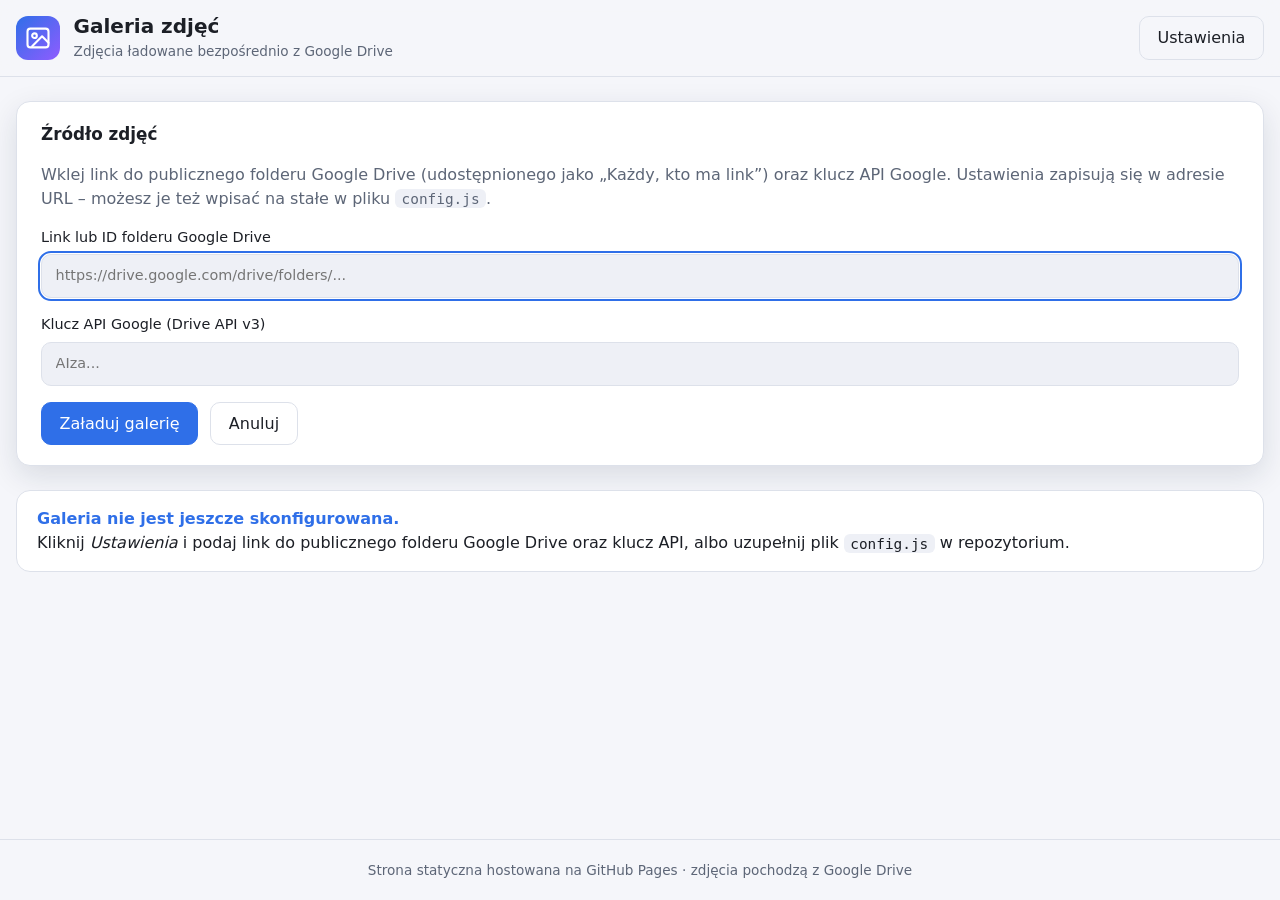
<file: index.html>
<!DOCTYPE html>
<html lang="pl">
<head>
  <meta charset="UTF-8" />
  <meta name="viewport" content="width=device-width, initial-scale=1.0" />
  <title>Galeria zdjęć – Google Drive</title>
  <meta name="description" content="Galeria zdjęć wyświetlana bezpośrednio z folderu Google Drive." />
  <link rel="preconnect" href="https://www.googleapis.com" />
  <link rel="preconnect" href="https://drive.google.com" />
  <link rel="preconnect" href="https://lh3.googleusercontent.com" />
  <link rel="stylesheet" href="style.css" />
</head>
<body>
  <header class="site-header">
    <div class="container header-inner">
      <div class="brand">
        <span class="brand-icon" aria-hidden="true">
          <svg viewBox="0 0 24 24" width="28" height="28" fill="none" stroke="currentColor" stroke-width="1.8" stroke-linecap="round" stroke-linejoin="round">
            <rect x="3" y="4" width="18" height="16" rx="2.5"/>
            <circle cx="9" cy="10" r="2"/>
            <path d="m21 16-5.5-5.5L7 19"/>
          </svg>
        </span>
        <div>
          <h1 id="gallery-title">Galeria zdjęć</h1>
          <p class="subtitle" id="gallery-subtitle">Zdjęcia ładowane bezpośrednio z Google Drive</p>
        </div>
      </div>
      <div class="header-actions">
        <span class="badge" id="photo-count" hidden></span>
        <button class="btn btn-ghost" id="settings-toggle" type="button" aria-expanded="false" aria-controls="settings-panel">
          Ustawienia
        </button>
      </div>
    </div>
  </header>

  <main class="container">
    <section class="settings-panel" id="settings-panel" hidden>
      <h2>Źródło zdjęć</h2>
      <p class="muted">
        Wklej link do publicznego folderu Google Drive (udostępnionego jako „Każdy, kto ma link”) oraz klucz API Google.
        Ustawienia zapisują się w adresie URL – możesz je też wpisać na stałe w pliku <code>config.js</code>.
      </p>
      <form id="settings-form" class="settings-form">
        <label>
          <span>Link lub ID folderu Google Drive</span>
          <input type="text" id="input-folder" placeholder="https://drive.google.com/drive/folders/..." autocomplete="off" />
        </label>
        <label>
          <span>Klucz API Google (Drive API v3)</span>
          <input type="text" id="input-key" placeholder="AIza..." autocomplete="off" />
        </label>
        <div class="settings-actions">
          <button class="btn btn-primary" type="submit">Załaduj galerię</button>
          <button class="btn btn-ghost" type="button" id="settings-cancel">Anuluj</button>
        </div>
      </form>
    </section>

    <section class="toolbar" id="toolbar" hidden>
      <input type="search" id="search" class="search" placeholder="Szukaj po nazwie pliku…" aria-label="Szukaj zdjęć" />
      <select id="sort" class="select" aria-label="Sortowanie">
        <option value="createdTime-desc">Najnowsze</option>
        <option value="createdTime-asc">Najstarsze</option>
        <option value="name-asc">Nazwa A–Z</option>
        <option value="name-desc">Nazwa Z–A</option>
      </select>
    </section>

    <div id="status" class="status" role="status" aria-live="polite"></div>

    <section id="gallery" class="gallery" aria-label="Zdjęcia"></section>

    <div class="load-more-wrap">
      <button class="btn btn-primary" id="load-more" type="button" hidden>Wczytaj więcej</button>
    </div>
  </main>

  <footer class="site-footer">
    <div class="container">
      <p>Strona statyczna hostowana na GitHub Pages · zdjęcia pochodzą z Google Drive</p>
    </div>
  </footer>

  <div class="lightbox" id="lightbox" hidden role="dialog" aria-modal="true" aria-label="Podgląd zdjęcia">
    <button class="lb-close" id="lb-close" type="button" aria-label="Zamknij (Esc)">&times;</button>
    <button class="lb-nav lb-prev" id="lb-prev" type="button" aria-label="Poprzednie (←)">&#10094;</button>
    <figure class="lb-figure">
      <div class="lb-spinner" id="lb-spinner"></div>
      <img id="lb-image" alt="" />
      <figcaption class="lb-caption">
        <span id="lb-name"></span>
        <span class="lb-counter" id="lb-counter"></span>
        <span class="lb-links">
          <a id="lb-open" href="#" target="_blank" rel="noopener">Otwórz w Drive</a>
          <a id="lb-download" href="#" target="_blank" rel="noopener">Pobierz</a>
        </span>
      </figcaption>
    </figure>
    <button class="lb-nav lb-next" id="lb-next" type="button" aria-label="Następne (→)">&#10095;</button>
  </div>

  <script src="config.js"></script>
  <script src="app.js"></script>
</body>
</html>
</file>
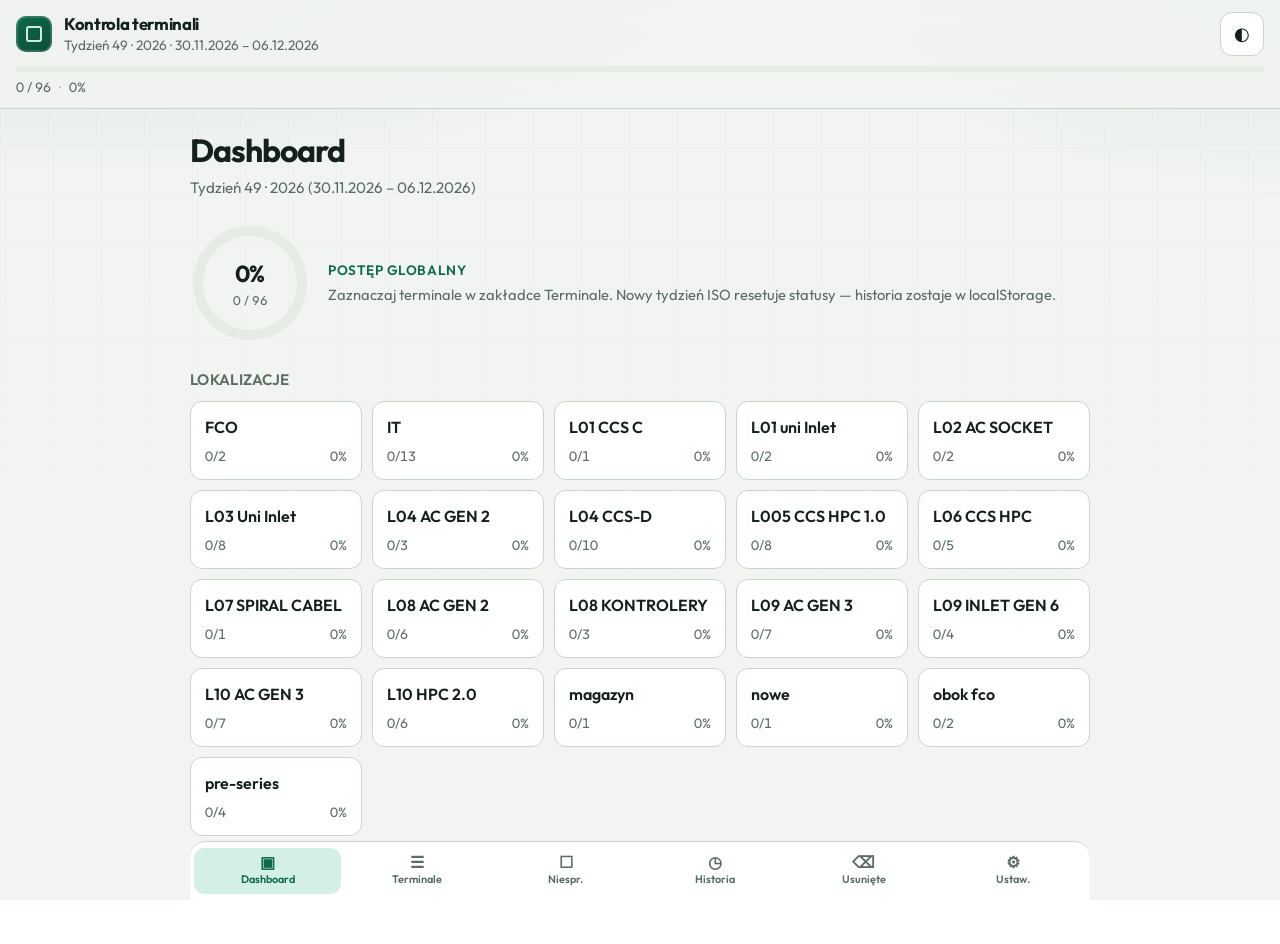
<file: kontrola-terminali/index.html>
<!DOCTYPE html>
<html lang="pl">
<head>
  <meta charset="UTF-8" />
  <meta name="viewport" content="width=device-width, initial-scale=1, viewport-fit=cover" />
  <meta name="theme-color" content="#0d3b2e" />
  <meta name="description" content="Cotygodniowa kontrola terminali na hali produkcyjnej — offline, GitHub Pages." />
  <meta name="apple-mobile-web-app-capable" content="yes" />
  <meta name="apple-mobile-web-app-status-bar-style" content="black-translucent" />
  <title>Kontrola terminali</title>
  <link rel="manifest" href="manifest.webmanifest" />
  <link rel="icon" href="icons/icon.svg" type="image/svg+xml" />
  <link rel="apple-touch-icon" href="icons/icon.svg" />
  <link rel="preconnect" href="https://fonts.googleapis.com" />
  <link rel="preconnect" href="https://fonts.gstatic.com" crossorigin />
  <link href="https://fonts.googleapis.com/css2?family=IBM+Plex+Mono:wght@500;600&family=Outfit:wght@400;500;600;700&display=swap" rel="stylesheet" />
  <link rel="stylesheet" href="css/styles.css" />
</head>
<body>
  <a class="skip-link" href="#main">Przejdź do treści</a>

  <header class="sticky-header" id="sticky-header">
    <div class="header-top">
      <div class="brand-block">
        <span class="brand-mark" aria-hidden="true"></span>
        <div>
          <p class="brand-name">Kontrola terminali</p>
          <p class="week-label" id="week-label">Tydzień —</p>
        </div>
      </div>
      <button type="button" class="icon-btn" id="theme-toggle" aria-label="Przełącz motyw">
        <span class="theme-icon" aria-hidden="true"></span>
      </button>
    </div>
    <div class="progress-bar-wrap" aria-hidden="true">
      <div class="progress-bar" id="header-progress-bar"></div>
    </div>
    <div class="header-stats" id="header-stats">
      <span id="header-progress-text">0 / 0</span>
      <span class="dot" aria-hidden="true">·</span>
      <span id="header-percent">0%</span>
    </div>
  </header>

  <main id="main" class="main">
    <!-- DASHBOARD -->
    <section class="view" id="view-dashboard" data-view="dashboard" hidden>
      <h1 class="view-title">Dashboard</h1>
      <p class="view-lead" id="dash-week-lead">Aktualny tydzień ISO</p>

      <div class="hero-progress" id="dash-hero">
        <div class="ring" id="dash-ring" role="img" aria-label="Postęp tygodnia">
          <svg viewBox="0 0 120 120" aria-hidden="true">
            <circle class="ring-bg" cx="60" cy="60" r="52" />
            <circle class="ring-fg" id="dash-ring-fg" cx="60" cy="60" r="52" />
          </svg>
          <div class="ring-label">
            <strong id="dash-percent">0%</strong>
            <span id="dash-counts">0 / 0</span>
          </div>
        </div>
        <div class="hero-copy">
          <p class="hero-kicker">Postęp globalny</p>
          <p class="hero-text">Zaznaczaj terminale w zakładce Terminale. Nowy tydzień ISO resetuje statusy — historia zostaje w localStorage.</p>
        </div>
      </div>

      <h2 class="section-title">Lokalizacje</h2>
      <div class="loc-tiles" id="dash-tiles"></div>
    </section>

    <!-- TERMINALE -->
    <section class="view" id="view-terminals" data-view="terminals" hidden>
      <h1 class="view-title">Terminale</h1>
      <div class="toolbar">
        <label class="search-wrap">
          <span class="sr-only">Szukaj</span>
          <input type="search" id="search-input" placeholder="Szukaj numeru lub lokalizacji…" autocomplete="off" />
        </label>
        <button type="button" class="btn btn-primary" id="btn-add-open">Dodaj</button>
      </div>
      <div class="accordion" id="terminals-accordion"></div>
      <p class="empty-state" id="terminals-empty" hidden>Brak wyników.</p>
    </section>

    <!-- NIESPRAWDZONE -->
    <section class="view" id="view-unchecked" data-view="unchecked" hidden>
      <h1 class="view-title">Niesprawdzone</h1>
      <p class="view-lead">Terminale bez odhaczenia w bieżącym tygodniu.</p>
      <div class="report-actions">
        <button type="button" class="btn btn-primary" id="btn-copy-report">Kopiuj raport</button>
      </div>
      <ul class="plain-list" id="unchecked-list"></ul>
      <p class="empty-state" id="unchecked-empty" hidden>Wszystkie terminale sprawdzone w tym tygodniu.</p>
    </section>

    <!-- HISTORIA -->
    <section class="view" id="view-history" data-view="history" hidden>
      <h1 class="view-title">Historia</h1>
      <p class="view-lead">Poprzednie tygodnie ISO. Bieżący tydzień widać na Dashboardzie i w Terminalach.</p>
      <div id="history-list"></div>
      <p class="empty-state" id="history-empty" hidden>Brak zapisanych wcześniejszych tygodni.</p>
    </section>

    <!-- USUNIĘTE -->
    <section class="view" id="view-deleted" data-view="deleted" hidden>
      <h1 class="view-title">Usunięte</h1>
      <p class="view-lead">Rekordy nie są kasowane — możesz je przywrócić.</p>
      <ul class="deleted-list" id="deleted-list"></ul>
      <p class="empty-state" id="deleted-empty" hidden>Brak usuniętych terminali.</p>
    </section>

    <!-- USTAWIENIA -->
    <section class="view" id="view-settings" data-view="settings" hidden>
      <h1 class="view-title">Ustawienia</h1>

      <div class="settings-block">
        <h2 class="section-title">Motyw</h2>
        <div class="segmented" role="group" aria-label="Motyw">
          <button type="button" class="seg-btn" data-theme="light">Jasny</button>
          <button type="button" class="seg-btn" data-theme="dark">Ciemny</button>
          <button type="button" class="seg-btn" data-theme="system">System</button>
        </div>
      </div>

      <div class="settings-block">
        <h2 class="section-title">Kopia zapasowa (plik)</h2>
        <p class="muted">Eksport JSON zawiera terminale, historię lokalizacji i statusy wszystkich tygodni. Import nadpisuje dane na tym urządzeniu.</p>
        <div class="btn-row">
          <button type="button" class="btn btn-ghost" id="btn-export">Eksport JSON</button>
          <label class="btn btn-ghost file-btn">
            Import JSON
            <input type="file" id="input-import" accept="application/json,.json" hidden />
          </label>
        </div>
      </div>

      <div class="settings-block">
        <h2 class="section-title">GitHub (serwer kopii)</h2>
        <p class="muted">
          Wysyła zapis do folderu w tym samym repozytorium przez GitHub API.
          Token zostaje tylko w tej przeglądarce — nie trafia do eksportu JSON.
          Potrzebny PAT z uprawnieniem <strong>Contents: Read and write</strong>.
        </p>
        <form id="form-github" class="github-form" autocomplete="off">
          <label>
            <span>Token (PAT)</span>
            <input type="password" id="gh-token" placeholder="ghp_… lub github_pat_…" autocomplete="off" />
          </label>
          <div class="field-row">
            <label>
              <span>Właściciel</span>
              <input type="text" id="gh-owner" placeholder="login" autocomplete="off" />
            </label>
            <label>
              <span>Repozytorium</span>
              <input type="text" id="gh-repo" placeholder="nazwa-repo" autocomplete="off" />
            </label>
          </div>
          <div class="field-row">
            <label>
              <span>Gałąź</span>
              <input type="text" id="gh-branch" placeholder="main" autocomplete="off" />
            </label>
            <label>
              <span>Folder</span>
              <input type="text" id="gh-path" placeholder="kontrola-terminali/backups" autocomplete="off" />
            </label>
          </div>
          <label>
            <span>Etykieta zapisu (opcjonalnie)</span>
            <input type="text" id="gh-label" placeholder="np. hala-piatek" autocomplete="off" />
          </label>
          <div class="btn-row">
            <button type="button" class="btn btn-ghost" id="btn-gh-save">Zapisz ustawienia</button>
            <button type="button" class="btn btn-ghost" id="btn-gh-test">Test połączenia</button>
            <button type="button" class="btn btn-ghost" id="btn-gh-clear-token">Usuń token</button>
          </div>
          <div class="btn-row" style="margin-top:10px">
            <button type="button" class="btn btn-primary" id="btn-gh-upload">Wyślij na GitHub</button>
            <button type="button" class="btn btn-primary" id="btn-gh-list">Pobierz z GitHub…</button>
          </div>
          <p class="muted" id="gh-status" style="margin-top:10px;margin-bottom:0"></p>
        </form>
      </div>

      <div class="settings-block">
        <h2 class="section-title">Dane lokalne</h2>
        <p class="muted">Przechowywanie: <code>localStorage</code> w przeglądarce. Offline dzięki Service Workerowi.</p>
        <button type="button" class="btn btn-danger" id="btn-reset">Przywróć listę startową</button>
      </div>

      <div class="settings-block">
        <h2 class="section-title">O aplikacji</h2>
        <p class="muted">Kontrola terminali · ISO Week · GitHub Pages · bez backendu</p>
      </div>
    </section>
  </main>

  <nav class="bottom-nav" aria-label="Menu główne">
    <button type="button" class="nav-item active" data-nav="dashboard">
      <span class="nav-ico" aria-hidden="true">▣</span>
      <span>Dashboard</span>
    </button>
    <button type="button" class="nav-item" data-nav="terminals">
      <span class="nav-ico" aria-hidden="true">☰</span>
      <span>Terminale</span>
    </button>
    <button type="button" class="nav-item" data-nav="unchecked">
      <span class="nav-ico" aria-hidden="true">☐</span>
      <span>Niespr.</span>
    </button>
    <button type="button" class="nav-item" data-nav="history">
      <span class="nav-ico" aria-hidden="true">◷</span>
      <span>Historia</span>
    </button>
    <button type="button" class="nav-item" data-nav="deleted">
      <span class="nav-ico" aria-hidden="true">⌫</span>
      <span>Usunięte</span>
    </button>
    <button type="button" class="nav-item" data-nav="settings">
      <span class="nav-ico" aria-hidden="true">⚙</span>
      <span>Ustaw.</span>
    </button>
  </nav>

  <!-- Modal: dodaj -->
  <dialog class="modal" id="modal-add">
    <form method="dialog" id="form-add" class="modal-card">
      <h2>Dodaj terminal</h2>
      <label>
        <span>Numer terminala</span>
        <input type="text" id="add-name" name="name" required placeholder="PXCEMPL-M1xxx" autocomplete="off" />
      </label>
      <label>
        <span>Lokalizacja</span>
        <input type="text" id="add-location" name="location" list="location-datalist" required placeholder="np. IT" autocomplete="off" />
      </label>
      <p class="form-error" id="add-error" hidden></p>
      <div class="modal-actions">
        <button type="submit" class="btn btn-primary" value="ok">Zapisz</button>
        <button type="button" class="btn btn-ghost" id="add-cancel">Anuluj</button>
      </div>
    </form>
  </dialog>

  <!-- Modal: przenieś -->
  <dialog class="modal" id="modal-move">
    <form method="dialog" id="form-move" class="modal-card">
      <h2>Przenieś terminal</h2>
      <p class="muted" id="move-terminal-name"></p>
      <label>
        <span>Nowa lokalizacja</span>
        <input type="text" id="move-location" list="location-datalist" required autocomplete="off" />
      </label>
      <p class="form-error" id="move-error" hidden></p>
      <div class="modal-actions">
        <button type="submit" class="btn btn-primary" value="ok">Przenieś</button>
        <button type="button" class="btn btn-ghost" id="move-cancel">Anuluj</button>
      </div>
    </form>
  </dialog>

  <!-- Modal: szczegóły / historia lokalizacji -->
  <dialog class="modal" id="modal-detail">
    <div class="modal-card">
      <h2 id="detail-title">Terminal</h2>
      <dl class="detail-dl" id="detail-dl"></dl>
      <h3 class="section-title">Historia lokalizacji</h3>
      <ul class="history-moves" id="detail-history"></ul>
      <div class="modal-actions">
        <button type="button" class="btn btn-ghost" id="detail-close">Zamknij</button>
      </div>
    </div>
  </dialog>

  <!-- Modal: wybór backupu z GitHub -->
  <dialog class="modal" id="modal-gh-backups">
    <div class="modal-card modal-card-wide">
      <h2>Kopie na GitHub</h2>
      <p class="muted">Wybierz zapis z folderu backupów w repozytorium. Import nadpisze dane lokalne.</p>
      <div id="gh-backup-list" class="backup-list"></div>
      <p class="empty-state" id="gh-backup-empty" hidden>Brak plików JSON w folderze backupów.</p>
      <p class="form-error" id="gh-backup-error" hidden></p>
      <div class="modal-actions">
        <button type="button" class="btn btn-ghost" id="gh-backup-refresh">Odśwież</button>
        <button type="button" class="btn btn-ghost" id="gh-backup-close">Zamknij</button>
      </div>
    </div>
  </dialog>

  <datalist id="location-datalist"></datalist>

  <div class="toast" id="toast" hidden role="status" aria-live="polite"></div>

  <script src="js/utils.js"></script>
  <script src="js/seed.js"></script>
  <script src="js/store.js"></script>
  <script src="js/github.js"></script>
  <script src="js/app.js"></script>
</body>
</html>
</file>
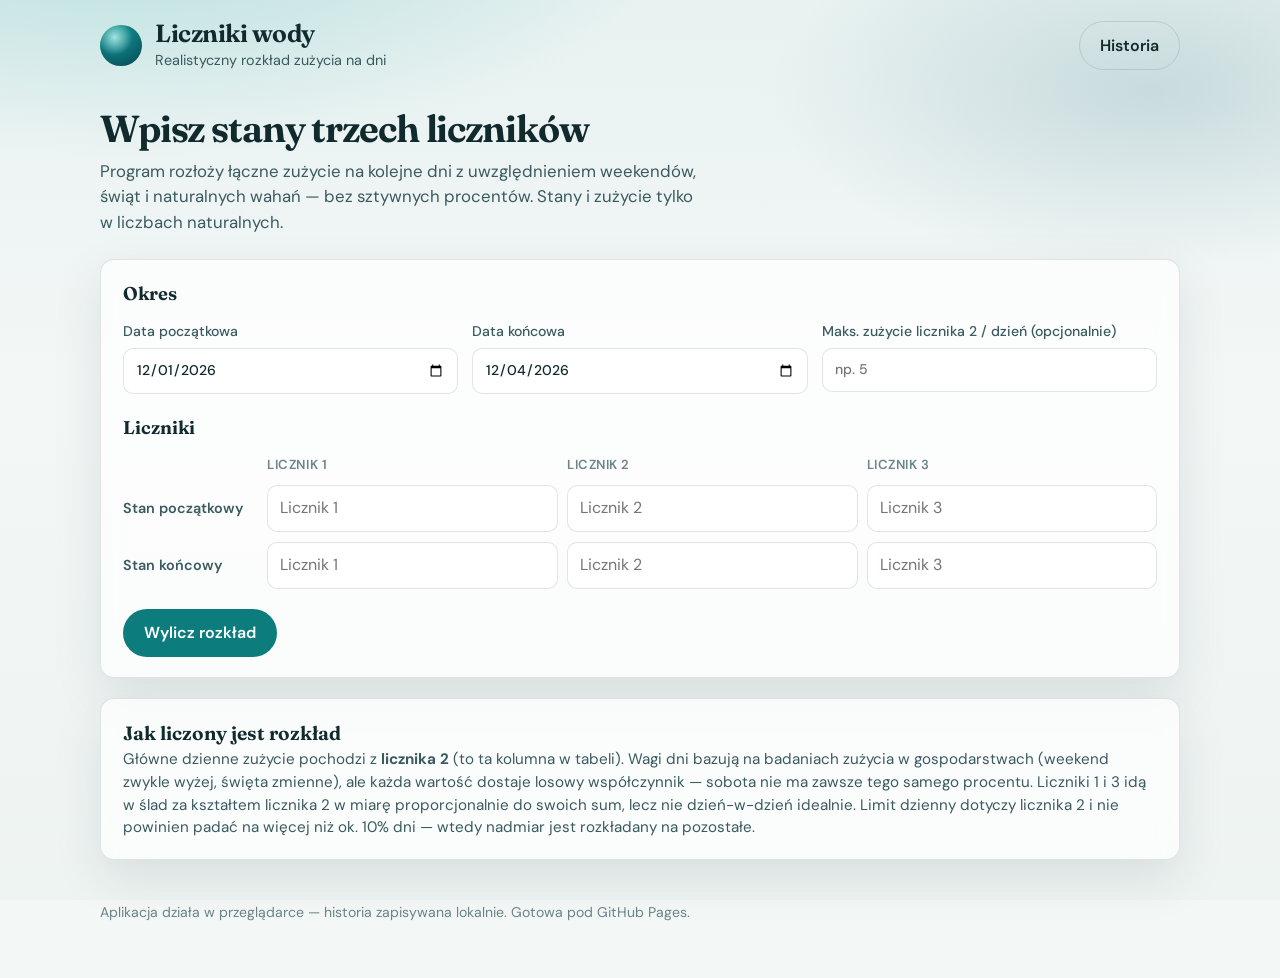
<file: liczniki-wody/index.html>
<!DOCTYPE html>
<html lang="pl">
<head>
  <meta charset="UTF-8" />
  <meta name="viewport" content="width=device-width, initial-scale=1.0" />
  <title>Liczniki wody – rozkład zużycia</title>
  <meta name="description" content="Rozkład zużycia wody z trzech liczników na poszczególne dni z realistycznymi wahaniami." />
  <link rel="preconnect" href="https://fonts.googleapis.com" />
  <link rel="preconnect" href="https://fonts.gstatic.com" crossorigin />
  <link href="https://fonts.googleapis.com/css2?family=DM+Sans:ital,opsz,wght@0,9..40,400;0,9..40,500;0,9..40,600;0,9..40,700;1,9..40,400&family=Fraunces:opsz,wght@9..144,500;9..144,650;9..144,700&display=swap" rel="stylesheet" />
  <link rel="stylesheet" href="style.css" />
</head>
<body>
  <div class="bg-layer" aria-hidden="true"></div>

  <header class="site-header">
    <div class="wrap header-inner">
      <div class="brand">
        <span class="brand-mark" aria-hidden="true"></span>
        <div>
          <p class="brand-name">Liczniki wody</p>
          <p class="brand-tag">Realistyczny rozkład zużycia na dni</p>
        </div>
      </div>
      <button type="button" class="btn btn-ghost" id="btn-history" aria-expanded="false" aria-controls="history-panel">
        Historia
      </button>
    </div>
  </header>

  <main class="wrap">
    <section class="intro">
      <h1>Wpisz stany trzech liczników</h1>
      <p>
        Program rozłoży łączne zużycie na kolejne dni z uwzględnieniem weekendów, świąt
        i naturalnych wahań — bez sztywnych procentów. Stany i zużycie tylko w liczbach naturalnych.
      </p>
    </section>

    <aside class="history-panel" id="history-panel" hidden>
      <div class="history-head">
        <h2>Ostatnie wyliczenia</h2>
        <button type="button" class="btn btn-ghost btn-sm" id="btn-clear-history">Wyczyść</button>
      </div>
      <ul class="history-list" id="history-list"></ul>
      <p class="history-empty" id="history-empty">Brak zapisanych wyliczeń.</p>
    </aside>

    <form id="calc-form" class="calc-form" novalidate>
      <fieldset class="period">
        <legend>Okres</legend>
        <label>
          <span>Data początkowa</span>
          <input type="date" id="date-start" required />
        </label>
        <label>
          <span>Data końcowa</span>
          <input type="date" id="date-end" required />
        </label>
        <label>
          <span>Maks. zużycie licznika 2 / dzień (opcjonalnie)</span>
          <input type="number" id="max-m2" min="1" step="1" inputmode="numeric" placeholder="np. 5" />
        </label>
      </fieldset>

      <fieldset class="meters">
        <legend>Liczniki</legend>
        <div class="meter-grid">
          <div class="meter-col head">
            <span></span>
            <span>Licznik 1</span>
            <span>Licznik 2</span>
            <span>Licznik 3</span>
          </div>
          <div class="meter-col">
            <span class="col-label">Stan początkowy</span>
            <input type="number" id="m1-start" min="0" step="1" inputmode="numeric" required placeholder="Licznik 1" aria-label="Licznik 1 początek" />
            <input type="number" id="m2-start" min="0" step="1" inputmode="numeric" required placeholder="Licznik 2" aria-label="Licznik 2 początek" />
            <input type="number" id="m3-start" min="0" step="1" inputmode="numeric" required placeholder="Licznik 3" aria-label="Licznik 3 początek" />
          </div>
          <div class="meter-col">
            <span class="col-label">Stan końcowy</span>
            <input type="number" id="m1-end" min="0" step="1" inputmode="numeric" required placeholder="Licznik 1" aria-label="Licznik 1 koniec" />
            <input type="number" id="m2-end" min="0" step="1" inputmode="numeric" required placeholder="Licznik 2" aria-label="Licznik 2 koniec" />
            <input type="number" id="m3-end" min="0" step="1" inputmode="numeric" required placeholder="Licznik 3" aria-label="Licznik 3 koniec" />
          </div>
        </div>
      </fieldset>

      <div class="form-actions">
        <button type="submit" class="btn btn-primary">Wylicz rozkład</button>
        <button type="button" class="btn btn-ghost" id="btn-reroll" hidden>Losuj ponownie</button>
        <button type="button" class="btn btn-ghost" id="btn-export" hidden>Eksport CSV</button>
      </div>
      <p class="form-error" id="form-error" role="alert" hidden></p>
    </form>

    <section class="results" id="results" hidden>
      <div class="results-head">
        <h2>Wyniki dziennego rozkładu</h2>
        <p id="results-summary"></p>
      </div>
      <div class="table-scroll">
        <table class="results-table" id="results-table">
          <thead>
            <tr>
              <th>Data</th>
              <th>Stan licznika 1</th>
              <th>Stan licznika 2</th>
              <th>Zużycie L2<br /><span class="th-sub">(dzień+1 − dzień)</span></th>
              <th>Stan licznika 3</th>
            </tr>
          </thead>
          <tbody id="results-body"></tbody>
        </table>
      </div>
      <p class="hint">Kliknij wiersz, aby go podświetlić. Kolumna zużycia to wyłącznie <strong>licznik&nbsp;2</strong>: stan następnego dnia minus stan tego dnia — bez L1 i L3.</p>
    </section>

    <section class="method">
      <h2>Jak liczony jest rozkład</h2>
      <p>
        Główne dzienne zużycie pochodzi z <strong>licznika&nbsp;2</strong> (to ta kolumna w tabeli).
        Wagi dni bazują na badaniach zużycia w gospodarstwach (weekend zwykle wyżej, święta zmienne),
        ale każda wartość dostaje losowy współczynnik — sobota nie ma zawsze tego samego procentu.
        Liczniki&nbsp;1 i&nbsp;3 idą w ślad za kształtem licznika&nbsp;2 w miarę proporcjonalnie do swoich sum,
        lecz nie dzień-w-dzień idealnie. Limit dzienny dotyczy licznika&nbsp;2 i nie powinien padać
        na więcej niż ok.&nbsp;10% dni — wtedy nadmiar jest rozkładany na pozostałe.
      </p>
    </section>
  </main>

  <footer class="site-footer wrap">
    <p>Aplikacja działa w przeglądarce — historia zapisywana lokalnie. Gotowa pod GitHub Pages.</p>
  </footer>

  <script src="engine.js"></script>
  <script src="app.js"></script>
</body>
</html>
</file>
<file: style.css>
:root {
  --bg: #0f1115;
  --surface: #171a21;
  --surface-2: #1f232d;
  --border: #2a2f3a;
  --text: #e8eaf0;
  --muted: #9aa3b5;
  --accent: #4f8cff;
  --accent-hover: #6b9fff;
  --danger: #ff6b6b;
  --radius: 14px;
  --shadow: 0 10px 30px rgba(0, 0, 0, 0.35);
  color-scheme: dark;
}

@media (prefers-color-scheme: light) {
  :root {
    --bg: #f5f6fa;
    --surface: #ffffff;
    --surface-2: #eef0f6;
    --border: #dde1ea;
    --text: #1c1f26;
    --muted: #5d6677;
    --accent: #2f6fe8;
    --accent-hover: #4a84f0;
    --shadow: 0 10px 30px rgba(20, 30, 60, 0.12);
    color-scheme: light;
  }
}

* { box-sizing: border-box; }

[hidden] { display: none !important; }

html, body { margin: 0; padding: 0; }

body {
  font-family: system-ui, -apple-system, "Segoe UI", Roboto, "Helvetica Neue", Arial, sans-serif;
  background: var(--bg);
  color: var(--text);
  line-height: 1.5;
  min-height: 100vh;
  display: flex;
  flex-direction: column;
}

body.no-scroll { overflow: hidden; }

.container {
  width: min(1400px, 100% - 2rem);
  margin-inline: auto;
}

main.container { flex: 1; padding-block: 1.5rem 3rem; }

/* Header */
.site-header {
  position: sticky;
  top: 0;
  z-index: 20;
  background: color-mix(in srgb, var(--bg) 85%, transparent);
  backdrop-filter: blur(12px);
  border-bottom: 1px solid var(--border);
}

.header-inner {
  display: flex;
  align-items: center;
  justify-content: space-between;
  gap: 1rem;
  padding-block: 0.9rem;
}

.brand { display: flex; align-items: center; gap: 0.85rem; min-width: 0; }

.brand-icon {
  display: grid;
  place-items: center;
  width: 44px;
  height: 44px;
  border-radius: 12px;
  background: linear-gradient(135deg, var(--accent), #8f5cff);
  color: #fff;
  flex-shrink: 0;
}

h1 { font-size: 1.25rem; margin: 0; line-height: 1.2; }

.subtitle { margin: 0.15rem 0 0; font-size: 0.85rem; color: var(--muted); }

.header-actions { display: flex; align-items: center; gap: 0.75rem; }

.badge {
  font-size: 0.8rem;
  color: var(--muted);
  background: var(--surface-2);
  border: 1px solid var(--border);
  padding: 0.3rem 0.7rem;
  border-radius: 999px;
  white-space: nowrap;
}

/* Buttons */
.btn {
  font: inherit;
  cursor: pointer;
  border-radius: 10px;
  padding: 0.55rem 1.1rem;
  border: 1px solid var(--border);
  background: var(--surface);
  color: var(--text);
  transition: background 0.15s, border-color 0.15s, transform 0.1s;
}
.btn:hover { background: var(--surface-2); }
.btn:active { transform: translateY(1px); }
.btn:disabled { opacity: 0.6; cursor: default; }
.btn-primary { background: var(--accent); border-color: var(--accent); color: #fff; }
.btn-primary:hover { background: var(--accent-hover); border-color: var(--accent-hover); }
.btn-ghost { background: transparent; }

/* Settings */
.settings-panel {
  background: var(--surface);
  border: 1px solid var(--border);
  border-radius: var(--radius);
  padding: 1.25rem 1.5rem;
  margin-bottom: 1.5rem;
  box-shadow: var(--shadow);
}
.settings-panel h2 { margin: 0 0 0.35rem; font-size: 1.05rem; }
.settings-form { display: grid; gap: 1rem; margin-top: 1rem; }
.settings-form label { display: grid; gap: 0.35rem; font-size: 0.9rem; }
.settings-form input {
  font: inherit;
  padding: 0.65rem 0.85rem;
  border-radius: 10px;
  border: 1px solid var(--border);
  background: var(--surface-2);
  color: var(--text);
}
.settings-form input:focus { outline: 2px solid var(--accent); outline-offset: 1px; }
.settings-actions { display: flex; gap: 0.75rem; flex-wrap: wrap; }

.muted { color: var(--muted); }
code {
  font-family: ui-monospace, SFMono-Regular, Menlo, Consolas, monospace;
  background: var(--surface-2);
  padding: 0.1rem 0.4rem;
  border-radius: 6px;
  font-size: 0.9em;
}

/* Toolbar */
.toolbar {
  display: flex;
  gap: 0.75rem;
  flex-wrap: wrap;
  margin-bottom: 1.25rem;
}
.search, .select {
  font: inherit;
  padding: 0.6rem 0.9rem;
  border-radius: 10px;
  border: 1px solid var(--border);
  background: var(--surface);
  color: var(--text);
}
.search { flex: 1 1 240px; }
.search:focus, .select:focus { outline: 2px solid var(--accent); outline-offset: 1px; }

/* Status */
.status {
  padding: 1rem 1.25rem;
  border-radius: var(--radius);
  border: 1px solid var(--border);
  background: var(--surface);
  margin-bottom: 1.25rem;
}

.status-error { border-color: color-mix(in srgb, var(--danger) 50%, var(--border)); }
.status-error strong { color: var(--danger); }
.status-info strong { color: var(--accent); }

/* Gallery */
.gallery {
  columns: 5 240px;
  column-gap: 1rem;
}

.card {
  position: relative;
  display: block;
  width: 100%;
  margin: 0 0 1rem;
  padding: 0;
  border: 1px solid var(--border);
  border-radius: var(--radius);
  background: var(--surface);
  overflow: hidden;
  cursor: zoom-in;
  break-inside: avoid;
  text-align: left;
  color: inherit;
  font: inherit;
  transition: transform 0.2s ease, box-shadow 0.2s ease;
}
.card:hover, .card:focus-visible { transform: translateY(-3px); box-shadow: var(--shadow); outline: none; }
.card:focus-visible { outline: 2px solid var(--accent); outline-offset: 2px; }

.card img {
  display: block;
  width: 100%;
  height: auto;
  min-height: 120px;
  background: var(--surface-2);
  opacity: 0;
  transition: opacity 0.4s ease;
}
.card.loaded img { opacity: 1; }
.card.broken img { min-height: 160px; }
.card.broken::after {
  content: "Nie można wczytać podglądu";
  position: absolute;
  inset: 0;
  display: grid;
  place-items: center;
  color: var(--muted);
  font-size: 0.85rem;
  padding: 1rem;
  text-align: center;
}

.card-caption {
  position: absolute;
  left: 0; right: 0; bottom: 0;
  padding: 1.75rem 0.85rem 0.7rem;
  background: linear-gradient(to top, rgba(0,0,0,0.75), rgba(0,0,0,0));
  color: #fff;
  display: flex;
  justify-content: space-between;
  gap: 0.5rem;
  font-size: 0.8rem;
  opacity: 0;
  transform: translateY(6px);
  transition: opacity 0.2s, transform 0.2s;
}
.card:hover .card-caption, .card:focus-visible .card-caption { opacity: 1; transform: none; }
.card-name { overflow: hidden; text-overflow: ellipsis; white-space: nowrap; }
.card-date { flex-shrink: 0; opacity: 0.85; }

.card.skeleton {
  height: 220px;
  background: linear-gradient(100deg, var(--surface) 30%, var(--surface-2) 50%, var(--surface) 70%);
  background-size: 200% 100%;
  animation: shimmer 1.4s infinite;
  cursor: default;
}
.card.skeleton:nth-child(3n) { height: 300px; }
.card.skeleton:nth-child(4n) { height: 180px; }
@keyframes shimmer { to { background-position: -200% 0; } }

.load-more-wrap { display: flex; justify-content: center; margin-top: 1rem; }

/* Footer */
.site-footer {
  border-top: 1px solid var(--border);
  padding-block: 1.25rem;
  color: var(--muted);
  font-size: 0.85rem;
  text-align: center;
}
.site-footer p { margin: 0; }

/* Lightbox */
.lightbox {
  position: fixed;
  inset: 0;
  z-index: 100;
  background: rgba(5, 7, 12, 0.94);
  display: grid;
  grid-template-columns: auto 1fr auto;
  align-items: center;
  animation: fade-in 0.2s ease;
}

@keyframes fade-in { from { opacity: 0; } }

.lb-figure {
  margin: 0;
  display: flex;
  flex-direction: column;
  align-items: center;
  justify-content: center;
  height: 100vh;
  padding: 1rem;
  position: relative;
  min-width: 0;
}
.lb-figure img {
  max-width: 100%;
  max-height: calc(100vh - 7rem);
  object-fit: contain;
  border-radius: 8px;
  box-shadow: 0 20px 60px rgba(0,0,0,0.6);
  opacity: 0;
  transition: opacity 0.25s;
}
.lb-figure img.visible { opacity: 1; }

.lb-spinner {
  position: absolute;
  top: 50%; left: 50%;
  width: 44px; height: 44px;
  margin: -22px 0 0 -22px;
  border-radius: 50%;
  border: 3px solid rgba(255,255,255,0.2);
  border-top-color: #fff;
  animation: spin 0.8s linear infinite;
}

@keyframes spin { to { transform: rotate(360deg); } }

.lb-caption {
  margin-top: 0.9rem;
  color: #e8eaf0;
  display: flex;
  gap: 1.25rem;
  flex-wrap: wrap;
  justify-content: center;
  align-items: center;
  font-size: 0.9rem;
  text-align: center;
}
.lb-counter { color: var(--muted); }
.lb-links { display: flex; gap: 1rem; }
.lb-links a { color: #9ec0ff; text-decoration: none; }
.lb-links a:hover { text-decoration: underline; }

.lb-close, .lb-nav {
  font: inherit;
  background: rgba(255,255,255,0.08);
  color: #fff;
  border: 1px solid rgba(255,255,255,0.15);
  cursor: pointer;
  transition: background 0.15s;
}
.lb-close:hover, .lb-nav:hover:not(:disabled) { background: rgba(255,255,255,0.18); }
.lb-nav:disabled { opacity: 0.25; cursor: default; }

.lb-close {
  position: absolute;
  top: 1rem; right: 1rem;
  width: 44px; height: 44px;
  border-radius: 50%;
  font-size: 1.6rem;
  line-height: 1;
  z-index: 2;
}
.lb-nav {
  width: 52px; height: 52px;
  margin: 0 1rem;
  border-radius: 50%;
  font-size: 1.3rem;
}

@media (max-width: 640px) {
  .lightbox { grid-template-columns: 1fr; }
  .lb-nav { position: absolute; top: 50%; transform: translateY(-50%); width: 42px; height: 42px; margin: 0; }
  .lb-prev { left: 0.5rem; }
  .lb-next { right: 0.5rem; }
  .lb-figure img { max-height: calc(100vh - 9rem); }
  .header-actions .badge { display: none; }
}
</file>
<file: kontrola-terminali/css/styles.css>
:root {
  --bg: #f2f4f1;
  --bg-elev: #ffffff;
  --bg-soft: #e6ebe6;
  --ink: #14201a;
  --muted: #5a6b61;
  --line: #c9d4cb;
  --accent: #0d6b4c;
  --accent-2: #138a63;
  --accent-soft: #d4efe4;
  --warn: #b45309;
  --danger: #b42318;
  --ok: #0d6b4c;
  --shadow: 0 12px 40px rgba(20, 32, 26, 0.08);
  --nav-h: 68px;
  --header-h: auto;
  --radius: 12px;
  --touch: 48px;
  --font: "Outfit", "Segoe UI", sans-serif;
  --mono: "IBM Plex Mono", ui-monospace, monospace;
  color-scheme: light;
}

html[data-theme="dark"] {
  --bg: #0e1512;
  --bg-elev: #16201b;
  --bg-soft: #1c2922;
  --ink: #e8f0eb;
  --muted: #93a59a;
  --line: #2a3a32;
  --accent: #3dba8b;
  --accent-2: #57d4a3;
  --accent-soft: #1a342a;
  --warn: #f0b429;
  --danger: #f97066;
  --ok: #3dba8b;
  --shadow: 0 12px 40px rgba(0, 0, 0, 0.35);
  color-scheme: dark;
}

@media (prefers-color-scheme: dark) {
  html[data-theme="system"] {
    --bg: #0e1512;
    --bg-elev: #16201b;
    --bg-soft: #1c2922;
    --ink: #e8f0eb;
    --muted: #93a59a;
    --line: #2a3a32;
    --accent: #3dba8b;
    --accent-2: #57d4a3;
    --accent-soft: #1a342a;
    --warn: #f0b429;
    --danger: #f97066;
    --ok: #3dba8b;
    --shadow: 0 12px 40px rgba(0, 0, 0, 0.35);
    color-scheme: dark;
  }
}

*,
*::before,
*::after {
  box-sizing: border-box;
}

[hidden] {
  display: none !important;
}

html,
body {
  margin: 0;
  padding: 0;
  min-height: 100%;
}

body {
  font-family: var(--font);
  background:
    radial-gradient(1200px 500px at 10% -10%, rgba(13, 107, 76, 0.12), transparent 55%),
    radial-gradient(900px 400px at 100% 0%, rgba(19, 138, 99, 0.08), transparent 50%),
    linear-gradient(180deg, var(--bg) 0%, var(--bg) 100%);
  background-attachment: fixed;
  color: var(--ink);
  line-height: 1.45;
  padding-bottom: calc(var(--nav-h) + env(safe-area-inset-bottom, 0px) + 16px);
  -webkit-tap-highlight-color: transparent;
}

body::before {
  content: "";
  position: fixed;
  inset: 0;
  pointer-events: none;
  opacity: 0.35;
  background-image:
    linear-gradient(var(--line) 1px, transparent 1px),
    linear-gradient(90deg, var(--line) 1px, transparent 1px);
  background-size: 48px 48px;
  mask-image: linear-gradient(180deg, rgba(0, 0, 0, 0.35), transparent 70%);
  z-index: 0;
}

.skip-link {
  position: absolute;
  left: -9999px;
  top: 0;
  background: var(--accent);
  color: #fff;
  padding: 8px 12px;
  z-index: 100;
}

.skip-link:focus {
  left: 8px;
  top: 8px;
}

.sr-only {
  position: absolute;
  width: 1px;
  height: 1px;
  padding: 0;
  margin: -1px;
  overflow: hidden;
  clip: rect(0, 0, 0, 0);
  border: 0;
}

/* Sticky header */
.sticky-header {
  position: sticky;
  top: 0;
  z-index: 40;
  backdrop-filter: blur(14px);
  background: color-mix(in srgb, var(--bg) 86%, transparent);
  border-bottom: 1px solid var(--line);
  padding: 12px 16px 10px;
}

.header-top {
  display: flex;
  align-items: center;
  justify-content: space-between;
  gap: 12px;
}

.brand-block {
  display: flex;
  align-items: center;
  gap: 12px;
  min-width: 0;
}

.brand-mark {
  width: 36px;
  height: 36px;
  border-radius: 10px;
  background:
    linear-gradient(145deg, var(--accent) 0%, #0a4d38 100%);
  box-shadow: inset 0 0 0 2px rgba(255, 255, 255, 0.15);
  flex-shrink: 0;
  position: relative;
}

.brand-mark::after {
  content: "";
  position: absolute;
  inset: 10px;
  border: 2px solid rgba(255, 255, 255, 0.85);
  border-radius: 3px;
}

.brand-name {
  margin: 0;
  font-weight: 700;
  font-size: 1.05rem;
  letter-spacing: -0.02em;
}

.week-label {
  margin: 0;
  color: var(--muted);
  font-size: 0.85rem;
}

.icon-btn {
  width: 44px;
  height: 44px;
  border-radius: 12px;
  border: 1px solid var(--line);
  background: var(--bg-elev);
  color: var(--ink);
  cursor: pointer;
  display: grid;
  place-items: center;
}

.theme-icon::before {
  content: "◐";
  font-size: 1.1rem;
}

.progress-bar-wrap {
  margin-top: 10px;
  height: 6px;
  border-radius: 999px;
  background: var(--bg-soft);
  overflow: hidden;
}

.progress-bar {
  height: 100%;
  width: 0%;
  background: linear-gradient(90deg, var(--accent), var(--accent-2));
  border-radius: inherit;
  transition: width 0.35s ease;
}

.header-stats {
  margin-top: 6px;
  display: flex;
  gap: 8px;
  align-items: center;
  font-size: 0.85rem;
  color: var(--muted);
  font-variant-numeric: tabular-nums;
}

.header-stats .dot {
  opacity: 0.5;
}

.main {
  position: relative;
  z-index: 1;
  width: min(720px, 100% - 1.5rem);
  margin: 0 auto;
  padding: 18px 0 24px;
}

.view-title {
  margin: 0 0 4px;
  font-size: clamp(1.6rem, 4vw, 2rem);
  letter-spacing: -0.03em;
  font-weight: 700;
}

.view-lead,
.muted {
  color: var(--muted);
  margin: 0 0 16px;
  font-size: 0.95rem;
}

.section-title {
  margin: 22px 0 10px;
  font-size: 0.95rem;
  font-weight: 600;
  letter-spacing: 0.02em;
  text-transform: uppercase;
  color: var(--muted);
}

/* Dashboard hero */
.hero-progress {
  display: grid;
  grid-template-columns: auto 1fr;
  gap: 18px;
  align-items: center;
  padding: 8px 0 4px;
  animation: rise 0.45s ease both;
}

@keyframes rise {
  from {
    opacity: 0;
    transform: translateY(8px);
  }
  to {
    opacity: 1;
    transform: none;
  }
}

.ring {
  position: relative;
  width: 120px;
  height: 120px;
}

.ring svg {
  width: 100%;
  height: 100%;
  transform: rotate(-90deg);
}

.ring-bg {
  fill: none;
  stroke: var(--bg-soft);
  stroke-width: 10;
}

.ring-fg {
  fill: none;
  stroke: var(--accent);
  stroke-width: 10;
  stroke-linecap: round;
  stroke-dasharray: 326.73;
  stroke-dashoffset: 326.73;
  transition: stroke-dashoffset 0.5s ease;
}

.ring-label {
  position: absolute;
  inset: 0;
  display: grid;
  place-content: center;
  text-align: center;
}

.ring-label strong {
  font-size: 1.45rem;
  letter-spacing: -0.03em;
}

.ring-label span {
  font-size: 0.8rem;
  color: var(--muted);
  font-variant-numeric: tabular-nums;
}

.hero-kicker {
  margin: 0 0 4px;
  font-weight: 600;
  color: var(--accent);
  font-size: 0.85rem;
  text-transform: uppercase;
  letter-spacing: 0.04em;
}

.hero-text {
  margin: 0;
  color: var(--muted);
  font-size: 0.92rem;
}

.loc-tiles {
  display: grid;
  grid-template-columns: repeat(auto-fill, minmax(150px, 1fr));
  gap: 10px;
}

.loc-tile {
  text-align: left;
  border: 1px solid var(--line);
  background: var(--bg-elev);
  border-radius: var(--radius);
  padding: 14px 14px 12px;
  cursor: pointer;
  color: inherit;
  font: inherit;
  transition: border-color 0.2s, transform 0.2s;
  animation: rise 0.4s ease both;
}

.loc-tile:hover,
.loc-tile:focus-visible {
  border-color: var(--accent);
  outline: none;
}

.loc-tile:active {
  transform: scale(0.98);
}

.loc-tile .name {
  display: block;
  font-weight: 600;
  margin-bottom: 8px;
  word-break: break-word;
}

.loc-tile .meta {
  display: flex;
  justify-content: space-between;
  font-size: 0.85rem;
  color: var(--muted);
  font-variant-numeric: tabular-nums;
}

.loc-tile .mini-bar {
  margin-top: 8px;
  height: 4px;
  border-radius: 999px;
  background: var(--bg-soft);
  overflow: hidden;
}

.loc-tile .mini-bar > span {
  display: block;
  height: 100%;
  background: var(--accent);
  border-radius: inherit;
}

/* Toolbar / buttons */
.toolbar {
  display: flex;
  gap: 10px;
  margin-bottom: 14px;
}

.search-wrap {
  flex: 1;
  min-width: 0;
}

.search-wrap input,
.modal-card input,
.modal-card select {
  width: 100%;
  min-height: var(--touch);
  border: 1px solid var(--line);
  border-radius: 12px;
  background: var(--bg-elev);
  color: var(--ink);
  font: inherit;
  padding: 0 14px;
}

.search-wrap input:focus,
.modal-card input:focus {
  outline: 2px solid color-mix(in srgb, var(--accent) 45%, transparent);
  border-color: var(--accent);
}

.btn {
  min-height: var(--touch);
  padding: 0 16px;
  border-radius: 12px;
  border: 1px solid transparent;
  font: inherit;
  font-weight: 600;
  cursor: pointer;
  display: inline-flex;
  align-items: center;
  justify-content: center;
  gap: 8px;
  white-space: nowrap;
}

.btn-primary {
  background: var(--accent);
  color: #fff;
}

.btn-primary:hover {
  background: var(--accent-2);
}

.btn-ghost {
  background: var(--bg-elev);
  border-color: var(--line);
  color: var(--ink);
}

.btn-danger {
  background: color-mix(in srgb, var(--danger) 12%, var(--bg-elev));
  color: var(--danger);
  border-color: color-mix(in srgb, var(--danger) 30%, var(--line));
}

.btn-row {
  display: flex;
  flex-wrap: wrap;
  gap: 10px;
}

.file-btn {
  cursor: pointer;
}

/* Accordion */
.accordion {
  display: flex;
  flex-direction: column;
  gap: 8px;
}

.acc-item {
  border: 1px solid var(--line);
  border-radius: var(--radius);
  background: var(--bg-elev);
  overflow: hidden;
  animation: rise 0.35s ease both;
}

.acc-head {
  width: 100%;
  display: flex;
  align-items: center;
  gap: 10px;
  min-height: 52px;
  padding: 10px 14px;
  border: 0;
  background: transparent;
  color: inherit;
  font: inherit;
  font-weight: 600;
  cursor: pointer;
  text-align: left;
}

.acc-head .chev {
  transition: transform 0.2s ease;
  color: var(--muted);
  width: 1.2em;
}

.acc-item.open .acc-head .chev {
  transform: rotate(90deg);
}

.acc-head .count {
  margin-left: auto;
  font-variant-numeric: tabular-nums;
  color: var(--muted);
  font-weight: 500;
  font-size: 0.9rem;
}

.acc-body {
  display: none;
  border-top: 1px solid var(--line);
  padding: 4px 0;
}

.acc-item.open .acc-body {
  display: block;
}

.terminal-row {
  display: grid;
  grid-template-columns: var(--touch) 1fr auto;
  gap: 8px;
  align-items: center;
  padding: 6px 10px 6px 8px;
  min-height: 56px;
}

.terminal-row + .terminal-row {
  border-top: 1px solid color-mix(in srgb, var(--line) 70%, transparent);
}

.check-btn {
  width: var(--touch);
  height: var(--touch);
  border-radius: 14px;
  border: 2px solid var(--line);
  background: var(--bg);
  cursor: pointer;
  display: grid;
  place-items: center;
  font-size: 1.35rem;
  color: transparent;
  transition: background 0.15s, border-color 0.15s, color 0.15s, transform 0.12s;
  flex-shrink: 0;
}

.check-btn:active {
  transform: scale(0.94);
}

.check-btn[aria-checked="true"] {
  background: var(--accent-soft);
  border-color: var(--accent);
  color: var(--ok);
}

.term-meta {
  min-width: 0;
}

.term-name {
  font-family: var(--mono);
  font-weight: 600;
  font-size: 0.92rem;
  letter-spacing: -0.02em;
  word-break: break-all;
}

.term-sub {
  font-size: 0.78rem;
  color: var(--muted);
}

.row-actions {
  display: flex;
  gap: 4px;
  flex-shrink: 0;
}

.row-actions button {
  min-height: 40px;
  padding: 0 10px;
  border-radius: 10px;
  border: 1px solid var(--line);
  background: var(--bg-soft);
  color: var(--ink);
  font: inherit;
  font-size: 0.8rem;
  font-weight: 600;
  cursor: pointer;
}

.row-actions .danger {
  color: var(--danger);
}

/* Lists */
.plain-list,
.deleted-list,
.history-moves {
  list-style: none;
  margin: 0;
  padding: 0;
}

.plain-list li {
  font-family: var(--mono);
  font-weight: 500;
  padding: 12px 0;
  border-bottom: 1px solid var(--line);
  animation: rise 0.3s ease both;
}

.deleted-item,
.history-week {
  border: 1px solid var(--line);
  background: var(--bg-elev);
  border-radius: var(--radius);
  padding: 14px;
  margin-bottom: 10px;
  animation: rise 0.35s ease both;
}

.deleted-item .name,
.history-week .week-name {
  font-family: var(--mono);
  font-weight: 600;
  margin: 0 0 4px;
}

.deleted-item .meta,
.history-week .meta {
  color: var(--muted);
  font-size: 0.85rem;
  margin: 0 0 10px;
}

.history-week summary {
  cursor: pointer;
  font-weight: 600;
  list-style: none;
  display: flex;
  justify-content: space-between;
  gap: 8px;
  align-items: center;
}

.history-week summary::-webkit-details-marker {
  display: none;
}

.history-week .week-body {
  margin-top: 12px;
  border-top: 1px solid var(--line);
  padding-top: 10px;
}

.history-week .checked,
.history-week .unchecked {
  font-family: var(--mono);
  font-size: 0.85rem;
  padding: 4px 0;
}

.history-week .checked::before {
  content: "✅ ";
}

.history-week .unchecked::before {
  content: "⬜ ";
}

.empty-state {
  text-align: center;
  color: var(--muted);
  padding: 28px 12px;
}

.report-actions {
  margin-bottom: 12px;
}

.settings-block {
  margin-bottom: 22px;
}

.github-form label {
  display: block;
  margin-bottom: 10px;
}

.github-form label > span {
  display: block;
  margin-bottom: 6px;
  font-size: 0.85rem;
  color: var(--muted);
  font-weight: 600;
}

.github-form input {
  width: 100%;
  min-height: var(--touch);
  border: 1px solid var(--line);
  border-radius: 12px;
  background: var(--bg-elev);
  color: var(--ink);
  font: inherit;
  padding: 0 14px;
}

.github-form input:focus {
  outline: 2px solid color-mix(in srgb, var(--accent) 45%, transparent);
  border-color: var(--accent);
}

.field-row {
  display: grid;
  grid-template-columns: 1fr 1fr;
  gap: 10px;
}

@media (max-width: 520px) {
  .field-row {
    grid-template-columns: 1fr;
  }
}

.modal-card-wide {
  width: min(520px, 100%);
}

.backup-list {
  display: flex;
  flex-direction: column;
  gap: 8px;
  max-height: min(50vh, 360px);
  overflow: auto;
  margin: 12px 0;
}

.backup-item {
  display: grid;
  grid-template-columns: 1fr auto;
  gap: 10px;
  align-items: center;
  border: 1px solid var(--line);
  border-radius: 12px;
  padding: 12px;
  background: var(--bg);
}

.backup-item .name {
  font-family: var(--mono);
  font-size: 0.8rem;
  word-break: break-all;
  margin: 0 0 4px;
  font-weight: 600;
}

.backup-item .meta {
  margin: 0;
  font-size: 0.8rem;
  color: var(--muted);
}

.settings-block code {
  font-family: var(--mono);
  font-size: 0.85em;
  background: var(--bg-soft);
  padding: 2px 6px;
  border-radius: 6px;
}

.segmented {
  display: grid;
  grid-template-columns: repeat(3, 1fr);
  gap: 6px;
  padding: 4px;
  background: var(--bg-soft);
  border-radius: 12px;
}

.seg-btn {
  min-height: 42px;
  border: 0;
  border-radius: 10px;
  background: transparent;
  color: var(--muted);
  font: inherit;
  font-weight: 600;
  cursor: pointer;
}

.seg-btn.active {
  background: var(--bg-elev);
  color: var(--ink);
  box-shadow: var(--shadow);
}

/* Bottom nav */
.bottom-nav {
  position: fixed;
  left: 0;
  right: 0;
  bottom: 0;
  z-index: 50;
  display: grid;
  grid-template-columns: repeat(6, 1fr);
  gap: 2px;
  padding: 6px 4px calc(6px + env(safe-area-inset-bottom, 0px));
  background: color-mix(in srgb, var(--bg-elev) 92%, transparent);
  backdrop-filter: blur(16px);
  border-top: 1px solid var(--line);
}

.nav-item {
  border: 0;
  background: transparent;
  color: var(--muted);
  font: inherit;
  font-size: 0.68rem;
  font-weight: 600;
  display: flex;
  flex-direction: column;
  align-items: center;
  gap: 2px;
  padding: 6px 2px;
  cursor: pointer;
  border-radius: 10px;
}

.nav-item .nav-ico {
  font-size: 1rem;
  line-height: 1;
}

.nav-item.active {
  color: var(--accent);
  background: var(--accent-soft);
}

/* Modals */
.modal {
  border: 0;
  padding: 0;
  background: transparent;
  max-width: calc(100% - 2rem);
  width: 420px;
}

.modal::backdrop {
  background: rgba(10, 18, 14, 0.55);
  backdrop-filter: blur(4px);
}

.modal-card {
  background: var(--bg-elev);
  color: var(--ink);
  border: 1px solid var(--line);
  border-radius: 16px;
  padding: 20px;
  box-shadow: var(--shadow);
}

.modal-card h2 {
  margin: 0 0 14px;
  font-size: 1.25rem;
}

.modal-card label {
  display: block;
  margin-bottom: 12px;
}

.modal-card label > span {
  display: block;
  margin-bottom: 6px;
  font-size: 0.85rem;
  color: var(--muted);
  font-weight: 600;
}

.modal-actions {
  display: flex;
  gap: 8px;
  margin-top: 8px;
  flex-wrap: wrap;
}

.form-error {
  color: var(--danger);
  margin: 0 0 8px;
  font-size: 0.9rem;
}

.detail-dl {
  margin: 0 0 12px;
  display: grid;
  grid-template-columns: auto 1fr;
  gap: 6px 12px;
  font-size: 0.92rem;
}

.detail-dl dt {
  color: var(--muted);
}

.detail-dl dd {
  margin: 0;
  font-family: var(--mono);
  font-size: 0.85rem;
}

.history-moves li {
  padding: 8px 0;
  border-bottom: 1px solid var(--line);
  font-size: 0.9rem;
}

.history-moves .when {
  color: var(--muted);
  font-size: 0.8rem;
  display: block;
}

.toast {
  position: fixed;
  left: 50%;
  bottom: calc(var(--nav-h) + 16px + env(safe-area-inset-bottom, 0px));
  transform: translateX(-50%) translateY(12px);
  background: var(--ink);
  color: var(--bg);
  padding: 12px 18px;
  border-radius: 999px;
  font-weight: 600;
  font-size: 0.9rem;
  z-index: 80;
  opacity: 0;
  transition: opacity 0.2s, transform 0.2s;
  pointer-events: none;
  max-width: calc(100% - 2rem);
  text-align: center;
}

.toast.show {
  opacity: 1;
  transform: translateX(-50%) translateY(0);
}

@media (max-width: 420px) {
  .hero-progress {
    grid-template-columns: 1fr;
    justify-items: center;
    text-align: center;
  }

  .row-actions {
    flex-direction: column;
  }

  .terminal-row {
    grid-template-columns: var(--touch) 1fr;
  }

  .row-actions {
    grid-column: 2;
    flex-direction: row;
    justify-content: flex-start;
  }
}

@media (min-width: 900px) {
  .main {
    width: min(900px, 100% - 2rem);
  }

  .bottom-nav {
    left: 50%;
    transform: translateX(-50%);
    width: min(900px, 100%);
    border-radius: 16px 16px 0 0;
  }
}
</file>
<file: liczniki-wody/style.css>
:root {
  --ink: #102a2e;
  --ink-soft: #3a5a60;
  --muted: #6b858a;
  --paper: #f3f7f6;
  --surface: rgba(255, 255, 255, 0.72);
  --line: rgba(16, 42, 46, 0.12);
  --accent: #0d7c7c;
  --accent-deep: #085858;
  --accent-soft: rgba(13, 124, 124, 0.12);
  --warn: #b45309;
  --danger: #b42318;
  --highlight: rgba(13, 124, 124, 0.18);
  --shadow: 0 18px 50px rgba(8, 40, 48, 0.1);
  --radius: 14px;
  --font-display: "Fraunces", Georgia, serif;
  --font-body: "DM Sans", "Segoe UI", sans-serif;
}

*,
*::before,
*::after {
  box-sizing: border-box;
}

html {
  scroll-behavior: smooth;
}

body {
  margin: 0;
  min-height: 100vh;
  font-family: var(--font-body);
  color: var(--ink);
  background: var(--paper);
  line-height: 1.5;
  position: relative;
}

.bg-layer {
  position: fixed;
  inset: 0;
  z-index: -1;
  background:
    radial-gradient(ellipse 80% 50% at 10% -10%, rgba(45, 168, 168, 0.28), transparent 55%),
    radial-gradient(ellipse 60% 40% at 90% 10%, rgba(20, 90, 110, 0.16), transparent 50%),
    linear-gradient(180deg, #e8f2f1 0%, #f3f7f6 42%, #eef4f2 100%);
  animation: drift 18s ease-in-out infinite alternate;
}

@keyframes drift {
  from { transform: scale(1) translateY(0); }
  to { transform: scale(1.04) translateY(-1.5%); }
}

.wrap {
  width: min(1080px, calc(100% - 2rem));
  margin-inline: auto;
}

.site-header {
  padding: 1.25rem 0 0.5rem;
}

.header-inner {
  display: flex;
  align-items: center;
  justify-content: space-between;
  gap: 1rem;
}

.brand {
  display: flex;
  align-items: center;
  gap: 0.85rem;
}

.brand-mark {
  width: 2.6rem;
  height: 2.6rem;
  border-radius: 50%;
  background:
    radial-gradient(circle at 35% 30%, #9fe3df, transparent 45%),
    linear-gradient(145deg, #149696, #0a5e6a);
  box-shadow: inset 0 -6px 12px rgba(0, 0, 0, 0.18);
  animation: pulse-mark 3.5s ease-in-out infinite;
}

@keyframes pulse-mark {
  0%, 100% { transform: scale(1); }
  50% { transform: scale(1.05); }
}

.brand-name {
  margin: 0;
  font-family: var(--font-display);
  font-size: 1.55rem;
  font-weight: 650;
  letter-spacing: -0.02em;
  line-height: 1.1;
}

.brand-tag {
  margin: 0.15rem 0 0;
  color: var(--ink-soft);
  font-size: 0.9rem;
}

.intro {
  margin: 1.75rem 0 1.5rem;
  max-width: 38rem;
  animation: rise 0.7s ease both;
}

@keyframes rise {
  from { opacity: 0; transform: translateY(12px); }
  to { opacity: 1; transform: translateY(0); }
}

.intro h1 {
  margin: 0 0 0.55rem;
  font-family: var(--font-display);
  font-size: clamp(1.7rem, 3.4vw, 2.35rem);
  font-weight: 650;
  letter-spacing: -0.03em;
  line-height: 1.15;
}

.intro p {
  margin: 0;
  color: var(--ink-soft);
  font-size: 1.05rem;
}

.btn {
  appearance: none;
  border: 1px solid transparent;
  border-radius: 999px;
  padding: 0.7rem 1.25rem;
  font: inherit;
  font-weight: 600;
  cursor: pointer;
  transition: background 0.2s ease, color 0.2s ease, border-color 0.2s ease, transform 0.15s ease;
}

.btn:active {
  transform: translateY(1px);
}

.btn-primary {
  background: var(--accent);
  color: #fff;
}

.btn-primary:hover {
  background: var(--accent-deep);
}

.btn-ghost {
  background: transparent;
  border-color: var(--line);
  color: var(--ink);
}

.btn-ghost:hover {
  background: var(--accent-soft);
  border-color: transparent;
}

.btn-sm {
  padding: 0.4rem 0.85rem;
  font-size: 0.88rem;
}

.calc-form,
.history-panel,
.results,
.method {
  background: var(--surface);
  backdrop-filter: blur(10px);
  border: 1px solid var(--line);
  border-radius: var(--radius);
  padding: 1.25rem 1.35rem;
  box-shadow: var(--shadow);
  margin-bottom: 1.25rem;
  animation: rise 0.75s ease both;
}

.calc-form {
  animation-delay: 0.05s;
}

fieldset {
  border: 0;
  margin: 0 0 1.25rem;
  padding: 0;
}

legend {
  font-family: var(--font-display);
  font-size: 1.15rem;
  font-weight: 650;
  margin-bottom: 0.85rem;
  padding: 0;
}

.period {
  display: grid;
  grid-template-columns: repeat(3, minmax(0, 1fr));
  gap: 0.9rem;
}

label {
  display: flex;
  flex-direction: column;
  gap: 0.35rem;
  font-size: 0.88rem;
  color: var(--ink-soft);
  font-weight: 500;
}

input[type="date"],
input[type="number"] {
  width: 100%;
  border: 1px solid var(--line);
  border-radius: 10px;
  padding: 0.65rem 0.75rem;
  font: inherit;
  color: var(--ink);
  background: rgba(255, 255, 255, 0.9);
  transition: border-color 0.15s ease, box-shadow 0.15s ease;
}

input:focus {
  outline: none;
  border-color: var(--accent);
  box-shadow: 0 0 0 3px var(--accent-soft);
}

.meter-grid {
  display: grid;
  gap: 0.65rem;
}

.meter-col {
  display: grid;
  grid-template-columns: 8.5rem repeat(3, minmax(0, 1fr));
  gap: 0.55rem;
  align-items: center;
}

.meter-col.head {
  font-size: 0.82rem;
  font-weight: 600;
  color: var(--muted);
  text-transform: uppercase;
  letter-spacing: 0.04em;
}

.col-label {
  font-size: 0.9rem;
  font-weight: 600;
  color: var(--ink-soft);
}

.form-actions {
  display: flex;
  flex-wrap: wrap;
  gap: 0.65rem;
  align-items: center;
}

.form-error {
  margin: 0.9rem 0 0;
  color: var(--danger);
  font-weight: 500;
}

.history-panel[hidden],
.results[hidden],
#btn-reroll[hidden],
#btn-export[hidden],
.form-error[hidden],
.history-empty[hidden] {
  display: none !important;
}

.history-head,
.results-head {
  display: flex;
  justify-content: space-between;
  align-items: baseline;
  gap: 1rem;
  margin-bottom: 0.85rem;
}

.history-head h2,
.results-head h2,
.method h2 {
  margin: 0;
  font-family: var(--font-display);
  font-size: 1.2rem;
  font-weight: 650;
}

.results-head p,
.method p {
  margin: 0;
  color: var(--ink-soft);
  font-size: 0.95rem;
}

.history-list {
  list-style: none;
  margin: 0;
  padding: 0;
  display: grid;
  gap: 0.45rem;
}

.history-list li button {
  width: 100%;
  text-align: left;
  border: 1px solid var(--line);
  background: rgba(255, 255, 255, 0.65);
  border-radius: 10px;
  padding: 0.75rem 0.9rem;
  font: inherit;
  cursor: pointer;
  transition: background 0.15s ease, border-color 0.15s ease;
}

.history-list li button:hover {
  background: var(--accent-soft);
  border-color: transparent;
}

.history-list .meta {
  display: block;
  color: var(--muted);
  font-size: 0.82rem;
  margin-top: 0.2rem;
}

.history-empty {
  margin: 0;
  color: var(--muted);
}

.table-scroll {
  overflow-x: auto;
  border-radius: 10px;
  border: 1px solid var(--line);
}

.results-table {
  width: 100%;
  border-collapse: collapse;
  font-variant-numeric: tabular-nums;
  min-width: 640px;
}

.results-table th,
.results-table td {
  padding: 0.7rem 0.85rem;
  text-align: right;
  border-bottom: 1px solid var(--line);
}

.results-table th:first-child,
.results-table td:first-child {
  text-align: left;
  white-space: nowrap;
}

.results-table thead th {
  background: rgba(13, 124, 124, 0.08);
  font-size: 0.8rem;
  text-transform: uppercase;
  letter-spacing: 0.04em;
  color: var(--ink-soft);
  position: sticky;
  top: 0;
}

.results-table thead .th-sub {
  display: block;
  margin-top: 0.15rem;
  font-size: 0.68rem;
  font-weight: 500;
  text-transform: none;
  letter-spacing: 0;
  color: var(--muted);
}

.results-table td.col-consumption {
  font-weight: 600;
  color: var(--accent-deep);
}

.results-table tbody tr {
  cursor: pointer;
  transition: background 0.15s ease;
}

.results-table tbody tr:hover {
  background: rgba(13, 124, 124, 0.06);
}

.results-table tbody tr.is-selected {
  background: var(--highlight);
  outline: 2px solid var(--accent);
  outline-offset: -2px;
}

.results-table tbody tr.is-last td:nth-child(4) {
  color: var(--muted);
}

.results-table .dow {
  display: block;
  font-size: 0.75rem;
  color: var(--muted);
  font-weight: 500;
  text-transform: lowercase;
}

.results-table .tag {
  display: inline-block;
  margin-left: 0.35rem;
  font-size: 0.68rem;
  font-weight: 700;
  letter-spacing: 0.03em;
  text-transform: uppercase;
  color: var(--warn);
}

.hint {
  margin: 0.75rem 0 0;
  color: var(--muted);
  font-size: 0.88rem;
}

.method {
  animation-delay: 0.1s;
}

.site-footer {
  padding: 0.5rem 0 2.5rem;
  color: var(--muted);
  font-size: 0.88rem;
}

@media (max-width: 820px) {
  .period {
    grid-template-columns: 1fr;
  }

  .meter-col,
  .meter-col.head {
    grid-template-columns: 1fr;
  }

  .meter-col.head span:first-child {
    display: none;
  }

  .meter-col.head {
    display: none;
  }

  .meter-col input {
    margin-bottom: 0.15rem;
  }

  .meter-col input::placeholder {
    color: var(--muted);
  }

  .meter-col .col-label {
    margin-top: 0.35rem;
  }

  .meter-col input:nth-of-type(1)::before {
    content: "L1";
  }
}

@media (prefers-reduced-motion: reduce) {
  *,
  *::before,
  *::after {
    animation: none !important;
    transition: none !important;
  }
}
</file>
